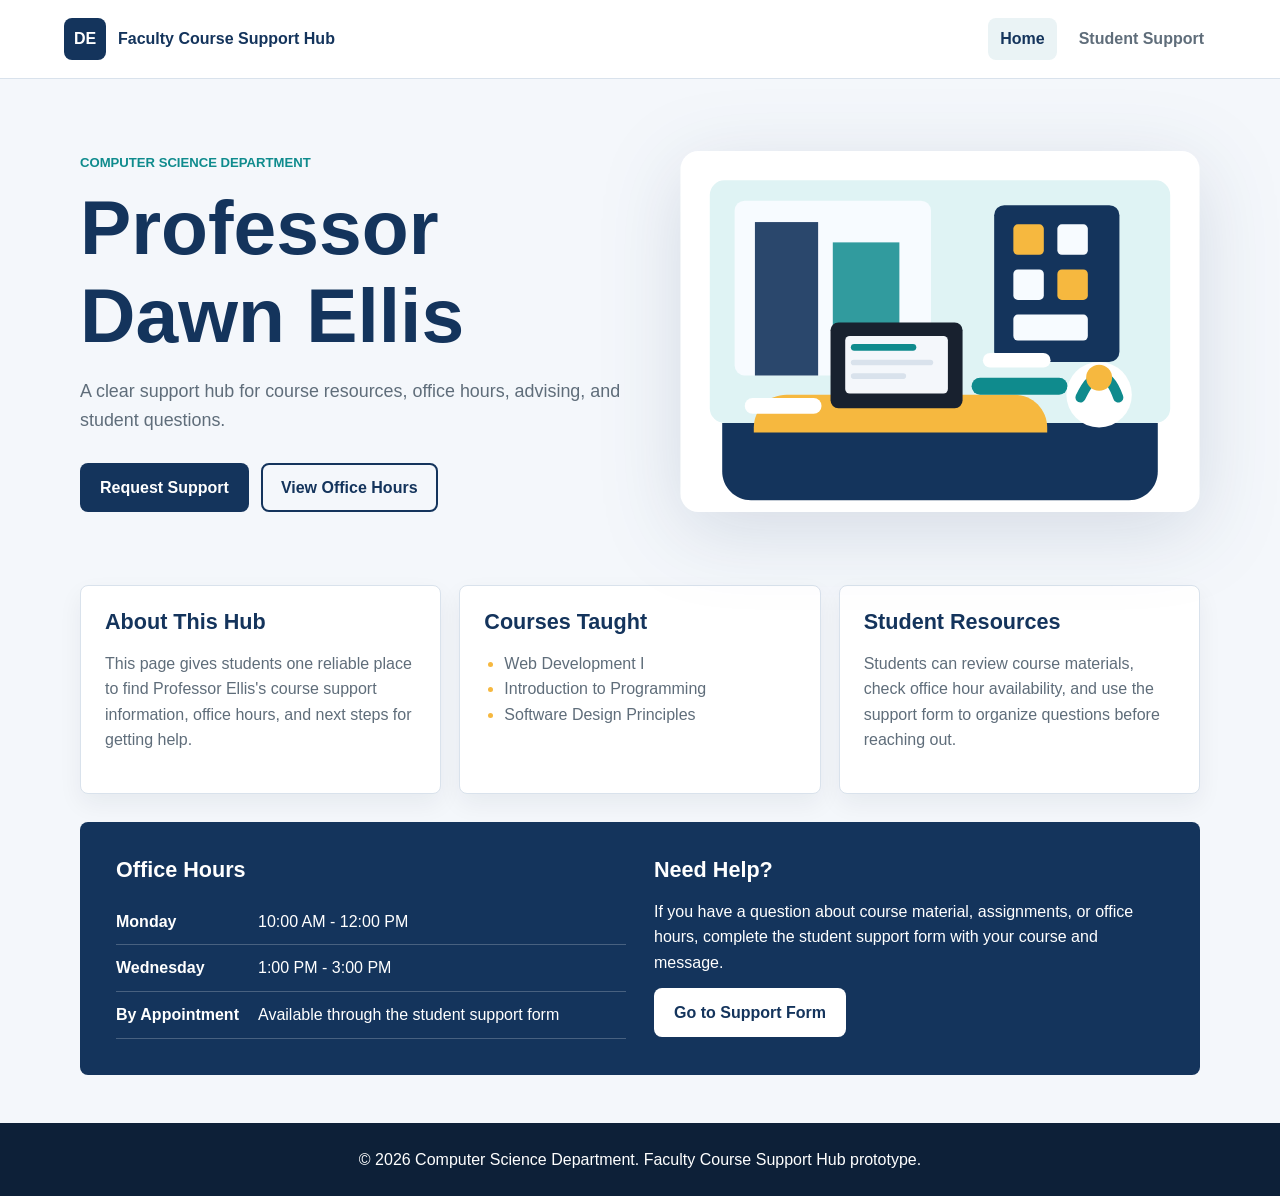
<file: index.html>
<!DOCTYPE html>
<html lang="en">
<head>
  <meta charset="UTF-8">
  <meta name="viewport" content="width=device-width, initial-scale=1.0">
  <title>Faculty Course Support Hub | Professor Dawn Ellis</title>
  <link rel="stylesheet" href="css/styles.css">
</head>
<body>
  <header class="site-header">
    <a class="brand" href="index.html" aria-label="Faculty Course Support Hub home">
      <span class="brand-mark">DE</span>
      <span>Faculty Course Support Hub</span>
    </a>
    <nav class="site-nav" aria-label="Main navigation">
      <a href="index.html" aria-current="page">Home</a>
      <a href="contact.html">Student Support</a>
    </nav>
  </header>

  <main>
    <section class="hero">
      <div class="hero-copy">
        <p class="eyebrow">Computer Science Department</p>
        <h1>Professor Dawn Ellis</h1>
        <p class="lede">A clear support hub for course resources, office hours, advising, and student questions.</p>
        <div class="hero-actions">
          <a class="button primary" href="contact.html">Request Support</a>
          <a class="button secondary" href="#office-hours">View Office Hours</a>
        </div>
      </div>
      <img class="hero-image" src="assets/faculty-hero.svg" alt="Illustration of a faculty workspace and campus building">
    </section>

    <section class="profile-grid" aria-label="Faculty page overview">
      <article class="profile-card">
        <h2>About This Hub</h2>
        <p>This page gives students one reliable place to find Professor Ellis's course support information, office hours, and next steps for getting help.</p>
      </article>
      <article class="profile-card">
        <h2>Courses Taught</h2>
        <ul>
          <li>Web Development I</li>
          <li>Introduction to Programming</li>
          <li>Software Design Principles</li>
        </ul>
      </article>
      <article class="profile-card">
        <h2>Student Resources</h2>
        <p>Students can review course materials, check office hour availability, and use the support form to organize questions before reaching out.</p>
      </article>
    </section>

    <section class="details-band" id="office-hours">
      <div>
        <h2>Office Hours</h2>
        <dl class="info-list">
          <div>
            <dt>Monday</dt>
            <dd>10:00 AM - 12:00 PM</dd>
          </div>
          <div>
            <dt>Wednesday</dt>
            <dd>1:00 PM - 3:00 PM</dd>
          </div>
          <div>
            <dt>By Appointment</dt>
            <dd>Available through the student support form</dd>
          </div>
        </dl>
      </div>
      <div>
        <h2>Need Help?</h2>
        <p>If you have a question about course material, assignments, or office hours, complete the student support form with your course and message.</p>
        <a class="button light" href="contact.html">Go to Support Form</a>
      </div>
    </section>
  </main>

  <footer class="site-footer">
    <p>&copy; 2026 Computer Science Department. Faculty Course Support Hub prototype.</p>
  </footer>
</body>
</html>
</file>
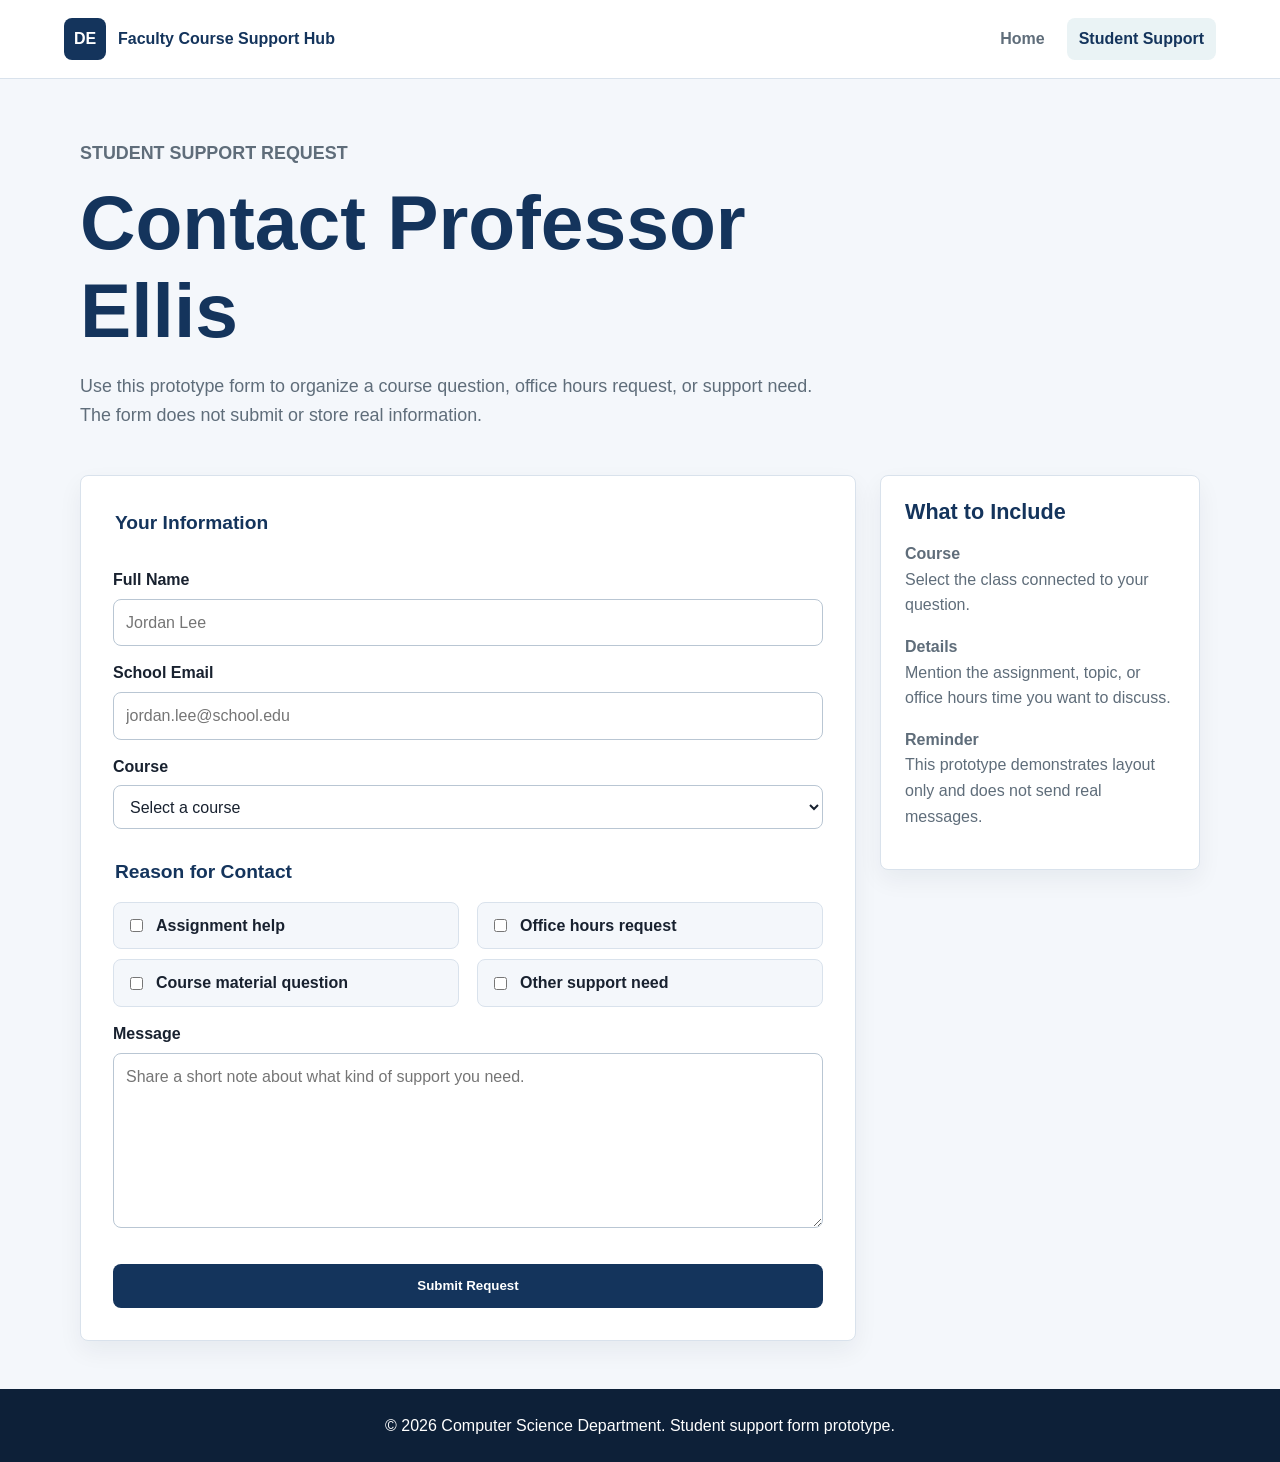
<file: contact.html>
<!DOCTYPE html>
<html lang="en">
<head>
  <meta charset="UTF-8">
  <meta name="viewport" content="width=device-width, initial-scale=1.0">
  <title>Student Support Form | Professor Dawn Ellis</title>
  <link rel="stylesheet" href="css/styles.css">
</head>
<body>
  <header class="site-header">
    <a class="brand" href="index.html" aria-label="Faculty Course Support Hub home">
      <span class="brand-mark">DE</span>
      <span>Faculty Course Support Hub</span>
    </a>
    <nav class="site-nav" aria-label="Main navigation">
      <a href="index.html">Home</a>
      <a href="contact.html" aria-current="page">Student Support</a>
    </nav>
  </header>

  <main>
    <section class="page-heading">
      <p class="eyebrow">Student Support Request</p>
      <h1>Contact Professor Ellis</h1>
      <p>Use this prototype form to organize a course question, office hours request, or support need. The form does not submit or store real information.</p>
    </section>

    <section class="form-layout">
      <form class="interest-form" action="#" method="post">
        <fieldset>
          <legend>Your Information</legend>
          <label for="student-name">Full Name</label>
          <input id="student-name" name="student-name" type="text" placeholder="Jordan Lee">

          <label for="student-email">School Email</label>
          <input id="student-email" name="student-email" type="email" placeholder="jordan.lee@school.edu">

          <label for="course">Course</label>
          <select id="course" name="course">
            <option value="">Select a course</option>
            <option value="web-development">Web Development I</option>
            <option value="intro-programming">Introduction to Programming</option>
            <option value="software-design">Software Design Principles</option>
          </select>
        </fieldset>

        <fieldset>
          <legend>Reason for Contact</legend>
          <div class="option-grid">
            <label><input type="checkbox" name="topic" value="assignment-help"> Assignment help</label>
            <label><input type="checkbox" name="topic" value="office-hours"> Office hours request</label>
            <label><input type="checkbox" name="topic" value="course-material"> Course material question</label>
            <label><input type="checkbox" name="topic" value="other"> Other support need</label>
          </div>

          <label for="message">Message</label>
          <textarea id="message" name="message" rows="6" placeholder="Share a short note about what kind of support you need."></textarea>
        </fieldset>

        <button class="button primary form-button" type="submit">Submit Request</button>
      </form>

      <aside class="contact-panel" aria-label="Contact details">
        <h2>What to Include</h2>
        <p><strong>Course</strong><br>Select the class connected to your question.</p>
        <p><strong>Details</strong><br>Mention the assignment, topic, or office hours time you want to discuss.</p>
        <p><strong>Reminder</strong><br>This prototype demonstrates layout only and does not send real messages.</p>
      </aside>
    </section>
  </main>

  <footer class="site-footer">
    <p>&copy; 2026 Computer Science Department. Student support form prototype.</p>
  </footer>
</body>
</html>
</file>
<file: css/styles.css>
:root {
  --school-primary: #14345c;
  --school-secondary: #0f8b8d;
  --school-accent: #f6b83f;
  --ink: #18212f;
  --muted: #5f6d7a;
  --surface: #ffffff;
  --soft-surface: #f4f7fb;
  --line: #d9e2ec;
  --radius: 8px;
  --shadow: 0 18px 40px rgba(20, 52, 92, 0.14);
}

* {
  box-sizing: border-box;
}

body {
  margin: 0;
  color: var(--ink);
  background: var(--soft-surface);
  font-family: Arial, Helvetica, sans-serif;
  line-height: 1.6;
}

a {
  color: inherit;
}

.site-header {
  display: flex;
  align-items: center;
  justify-content: space-between;
  gap: 24px;
  padding: 18px clamp(18px, 5vw, 64px);
  background: var(--surface);
  border-bottom: 1px solid var(--line);
}

.brand {
  display: inline-flex;
  align-items: center;
  gap: 12px;
  color: var(--school-primary);
  font-weight: 800;
  text-decoration: none;
}

.brand-mark {
  display: grid;
  width: 42px;
  height: 42px;
  place-items: center;
  color: #fff;
  background: var(--school-primary);
  border-radius: 8px;
}

.site-nav {
  display: flex;
  gap: 10px;
  flex-wrap: wrap;
}

.site-nav a {
  padding: 8px 12px;
  color: var(--muted);
  text-decoration: none;
  border-radius: 8px;
  font-weight: 700;
}

.site-nav a[aria-current="page"],
.site-nav a:hover {
  color: var(--school-primary);
  background: #eaf3f5;
}

main {
  width: min(1120px, calc(100% - 32px));
  margin: 0 auto;
}

.hero {
  display: grid;
  grid-template-columns: minmax(0, 1fr) minmax(320px, 520px);
  gap: clamp(24px, 5vw, 56px);
  align-items: center;
  padding: clamp(32px, 7vw, 72px) 0;
}

.hero-copy {
  max-width: 650px;
}

.eyebrow {
  margin: 0 0 10px;
  color: var(--school-secondary);
  font-size: 0.82rem;
  font-weight: 800;
  letter-spacing: 0;
  text-transform: uppercase;
}

h1,
h2 {
  margin: 0;
  color: var(--school-primary);
  line-height: 1.15;
}

h1 {
  font-size: clamp(2.4rem, 7vw, 4.8rem);
}

h2 {
  font-size: 1.35rem;
}

.lede,
.page-heading p {
  color: var(--muted);
  font-size: 1.12rem;
}

.hero-actions {
  display: flex;
  gap: 12px;
  flex-wrap: wrap;
  margin-top: 28px;
}

.button {
  display: inline-flex;
  align-items: center;
  justify-content: center;
  min-height: 44px;
  padding: 10px 18px;
  border: 2px solid transparent;
  border-radius: 8px;
  font-weight: 800;
  text-decoration: none;
  cursor: pointer;
}

.button.primary {
  color: #fff;
  background: var(--school-primary);
}

.button.secondary {
  color: var(--school-primary);
  border-color: var(--school-primary);
  background: transparent;
}

.button.light {
  margin-top: 12px;
  color: var(--school-primary);
  background: #fff;
}

.hero-image {
  width: 100%;
  max-height: 420px;
  object-fit: contain;
  filter: drop-shadow(var(--shadow));
}

.profile-grid {
  display: grid;
  grid-template-columns: repeat(3, minmax(0, 1fr));
  gap: 18px;
  margin-bottom: 28px;
}

.profile-card,
.contact-panel,
.interest-form {
  background: var(--surface);
  border: 1px solid var(--line);
  border-radius: var(--radius);
  box-shadow: 0 10px 24px rgba(24, 33, 47, 0.06);
}

.profile-card {
  padding: 24px;
}

.profile-card p,
.profile-card li,
.contact-panel p {
  color: var(--muted);
}

.profile-card ul {
  margin-bottom: 0;
  padding-left: 20px;
}

.profile-card li::marker,
.check-list li::marker {
  color: var(--school-accent);
}

.details-band {
  display: grid;
  grid-template-columns: repeat(2, minmax(0, 1fr));
  gap: 28px;
  margin-bottom: 48px;
  padding: clamp(24px, 4vw, 36px);
  color: #fff;
  background: var(--school-primary);
  border-radius: var(--radius);
}

.details-band h2 {
  color: #fff;
}

.details-band p {
  margin-bottom: 0;
}

.info-list {
  margin: 16px 0 0;
}

.info-list div {
  display: grid;
  grid-template-columns: 130px 1fr;
  gap: 12px;
  padding: 10px 0;
  border-bottom: 1px solid rgba(255, 255, 255, 0.22);
}

.info-list dt {
  font-weight: 800;
}

.info-list dd {
  margin: 0;
}

.page-heading {
  max-width: 760px;
  padding: clamp(30px, 6vw, 60px) 0 28px;
}

.form-layout {
  display: grid;
  grid-template-columns: minmax(0, 1fr) 320px;
  gap: 24px;
  align-items: start;
  margin-bottom: 48px;
}

.interest-form {
  padding: clamp(20px, 4vw, 32px);
}

fieldset {
  margin: 0 0 28px;
  padding: 0;
  border: 0;
}

legend {
  margin-bottom: 14px;
  color: var(--school-primary);
  font-size: 1.2rem;
  font-weight: 800;
}

label {
  display: block;
  margin: 14px 0 6px;
  font-weight: 700;
}

input,
select,
textarea {
  width: 100%;
  min-height: 44px;
  padding: 10px 12px;
  color: var(--ink);
  background: #fff;
  border: 1px solid #b9c6d3;
  border-radius: 8px;
  font: inherit;
}

textarea {
  resize: vertical;
}

.option-grid {
  display: grid;
  grid-template-columns: repeat(2, minmax(0, 1fr));
  gap: 10px 18px;
}

.option-grid label {
  display: flex;
  align-items: center;
  gap: 10px;
  min-height: 44px;
  margin: 0;
  padding: 10px 12px;
  background: var(--soft-surface);
  border: 1px solid var(--line);
  border-radius: 8px;
}

.option-grid input {
  width: auto;
  min-height: auto;
}

.form-button {
  width: 100%;
  border: 0;
}

.contact-panel {
  padding: 24px;
}

.site-footer {
  padding: 24px clamp(18px, 5vw, 64px);
  color: #fff;
  background: #0d2038;
  text-align: center;
}

.site-footer p {
  margin: 0;
}

@media (max-width: 820px) {
  .site-header,
  .hero,
  .details-band,
  .form-layout {
    grid-template-columns: 1fr;
  }

  .site-header {
    display: grid;
  }

  .profile-grid,
  .option-grid {
    grid-template-columns: 1fr;
  }

  .hero-image {
    max-height: 320px;
  }
}

@media (max-width: 520px) {
  main {
    width: min(100% - 24px, 1120px);
  }

  .info-list div {
    grid-template-columns: 1fr;
    gap: 2px;
  }
}
</file>
